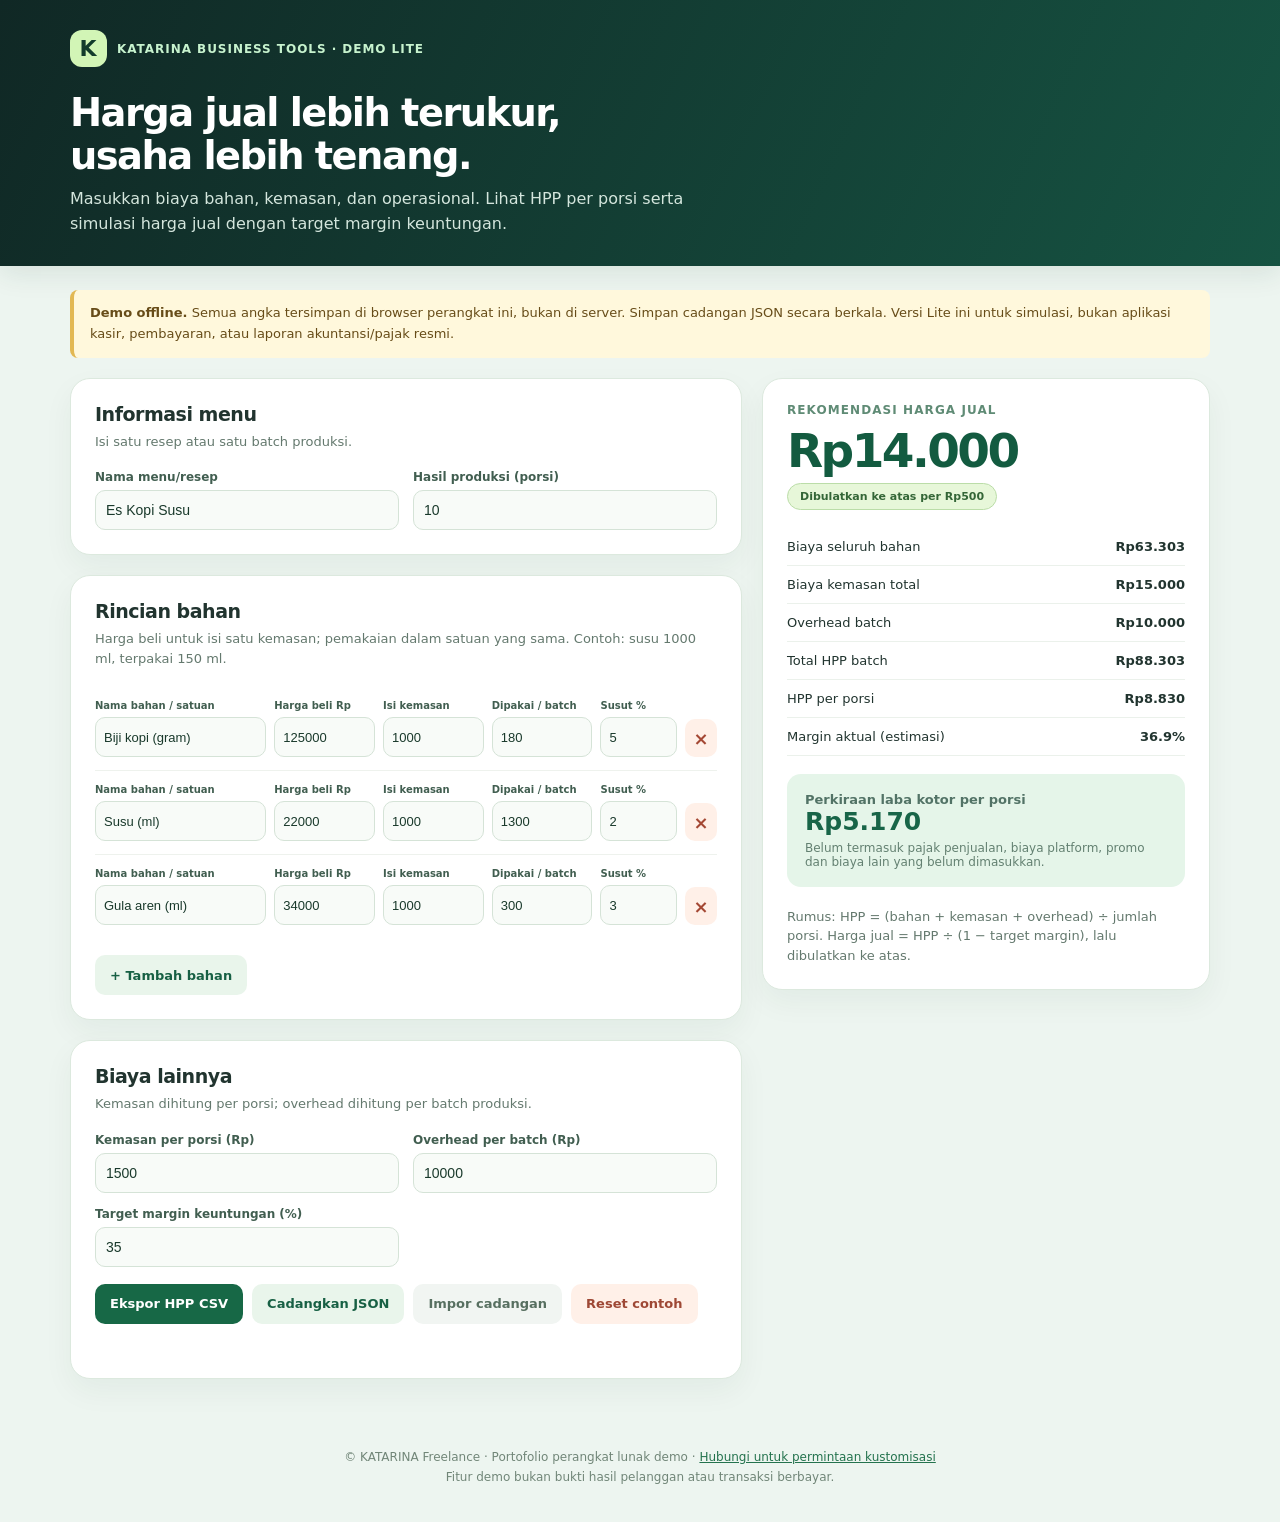
<file: products/hpp-studio-lite/index.html>
<!doctype html>
<html lang="id">
<head>
  <meta charset="utf-8">
  <meta name="viewport" content="width=device-width,initial-scale=1">
  <meta name="theme-color" content="#102825">
  <title>KATARINA HPP Studio Lite — Kalkulator Biaya Menu</title>
  <style>
    :root{font-family:Inter,ui-sans-serif,system-ui,-apple-system,Segoe UI,sans-serif;color:#21342f;background:#edf5f0}
    *{box-sizing:border-box}body{margin:0;min-width:300px}header{background:linear-gradient(115deg,#102825,#165342);color:white;padding:30px max(20px,calc((100vw - 1140px)/2));box-shadow:0 8px 26px #143f3019}
    .brand{display:flex;align-items:center;gap:10px;letter-spacing:.08em;font-size:12px;font-weight:800;color:#c7f3ce}.logo{display:grid;place-items:center;background:#d2f5b6;color:#123b2b;width:37px;height:37px;border-radius:12px;font-size:22px}
    h1{font-size:clamp(26px,3vw,42px);line-height:1.13;margin:24px 0 9px;letter-spacing:-.04em}header p{margin:0;max-width:680px;line-height:1.55;color:#d4e6dd}main{max-width:1180px;padding:24px 20px 48px;margin:auto}
    .note{background:#fff8dc;color:#674c18;border-left:4px solid #e2b853;border-radius:8px;padding:13px 16px;margin-bottom:20px;font-size:13px;line-height:1.6}.layout{display:grid;grid-template-columns:minmax(0,1.5fr) minmax(285px,1fr);gap:20px;align-items:start}
    .card{border:1px solid #dce9de;border-radius:20px;background:#fff;box-shadow:0 12px 30px #183c2a0d;padding:24px;margin-bottom:20px;min-width:0}h2{font-size:19px;letter-spacing:-.025em;margin:0 0 7px}h3{font-size:13px;margin:0;color:#527366;font-weight:650}.sub{font-size:13px;color:#64796e;line-height:1.5;margin:0 0 19px}
    label{font-size:12px;font-weight:700;color:#415e50;display:block;margin:0 0 6px}.field-row{display:grid;grid-template-columns:repeat(2,minmax(0,1fr));gap:14px}input{width:100%;background:#f8fbf8;border:1px solid #d5e3d7;border-radius:10px;min-height:40px;padding:10px;color:#19392b;font-size:14px}input:focus{outline:2px solid #73c28b;border-color:#3e975c}button{font:inherit;cursor:pointer;border:0;border-radius:10px;min-height:40px;font-weight:750;font-size:13px;padding:9px 15px;transition:transform .15s,background .15s}button:active{transform:scale(.98)}button:disabled{opacity:.35;cursor:not-allowed}button:focus-visible{outline:3px solid #8dcda7;outline-offset:2px}.primary{background:#176846;color:white}.primary:hover{background:#10563a}.secondary{background:#e9f5eb;color:#176044}.light{background:#f1f5f2;color:#576f60}.danger{background:#fff0e8;color:#9e4835}.buttons{display:flex;flex-wrap:wrap;gap:9px;margin-top:17px}
    .ingredient{display:grid;grid-template-columns:minmax(120px,1.7fr) repeat(3,minmax(83px,1fr)) minmax(68px,.76fr) 32px;gap:8px;align-items:end;padding:13px 0;border-bottom:1px solid #eef2ed}.ingredient:last-child{border-bottom:0}.ingredient label{font-size:10px}.ingredient input{padding:8px;font-size:13px}.remove{min-height:38px;padding:0;font-size:18px;background:#fff0e8;color:#a44834}
    .total-title{color:#5f8b75;font-size:12px;font-weight:750;letter-spacing:.09em;text-transform:uppercase}.big-money{font-size:clamp(33px,4vw,47px);font-weight:850;letter-spacing:-.055em;color:#135b40;margin:6px 0 5px;font-variant-numeric:tabular-nums;overflow-wrap:anywhere}
    .pill{display:inline-flex;align-items:center;background:#e7f7d9;border:1px solid #bbdda8;border-radius:30px;padding:6px 12px;color:#346637;font-size:11px;font-weight:800;margin-bottom:18px}
    .summary-row{display:flex;align-items:center;justify-content:space-between;gap:9px;padding:11px 0;border-bottom:1px solid #ebf1eb;font-size:13px}.summary-row strong{font-variant-numeric:tabular-nums}.summary-row:last-of-type{border:0}.profit{margin-top:18px;background:#e5f5e9;border-radius:14px;padding:18px}.profit p{color:#638071;font-size:12px;margin:5px 0 0}.profit .value{font-size:25px;color:#186548;font-weight:850}
    footer{font-size:12px;color:#718678;text-align:center;line-height:1.7;padding:0 15px 34px}footer a{color:#24734e}#status{font-size:12px;min-height:18px;color:#165d40;margin-top:12px}#importFile{display:none}
    @media(max-width:900px){.layout{grid-template-columns:1fr}.ingredient{grid-template-columns:repeat(2,minmax(0,1fr)) 35px;gap:8px}.ingredient .wide{grid-column:1 / -1}.ingredient .remove{grid-column:3;grid-row:2}.ingredient .last{grid-column:1}.ingredient .fourth{grid-column:2}.ingredient .last label{white-space:nowrap}}
    @media(max-width:520px){header{padding:25px 18px}.card{padding:17px;border-radius:16px}main{padding:18px 13px}.field-row{grid-template-columns:1fr}.ingredient{grid-template-columns:repeat(2,minmax(0,1fr)) 35px}.ingredient .remove{grid-row:3}.ingredient .last{grid-column:1;grid-row:3}.ingredient .fourth{grid-column:2;grid-row:3}}
  </style>
</head>
<body>
<header><div class="brand"><span class="logo">K</span> KATARINA BUSINESS TOOLS · DEMO LITE</div><h1>Harga jual lebih terukur,<br>usaha lebih tenang.</h1><p>Masukkan biaya bahan, kemasan, dan operasional. Lihat HPP per porsi serta simulasi harga jual dengan target margin keuntungan.</p></header>
<main>
<div class="note"><strong>Demo offline.</strong> Semua angka tersimpan di browser perangkat ini, bukan di server. Simpan cadangan JSON secara berkala. Versi Lite ini untuk simulasi, bukan aplikasi kasir, pembayaran, atau laporan akuntansi/pajak resmi.</div>
<div class="layout">
  <section>
    <div class="card"><h2>Informasi menu</h2><p class="sub">Isi satu resep atau satu batch produksi.</p><div class="field-row"><div><label for="menu">Nama menu/resep</label><input id="menu" value="Es Kopi Susu" maxlength="80"></div><div><label for="portions">Hasil produksi (porsi)</label><input id="portions" type="number" value="10" min="1" step="1"></div></div></div>
    <div class="card"><h2>Rincian bahan</h2><p class="sub">Harga beli untuk isi satu kemasan; pemakaian dalam satuan yang sama. Contoh: susu 1000 ml, terpakai 150 ml.</p><div id="ingredients"></div><div class="buttons"><button type="button" class="secondary" id="add">+ Tambah bahan</button></div></div>
    <div class="card"><h2>Biaya lainnya</h2><p class="sub">Kemasan dihitung per porsi; overhead dihitung per batch produksi.</p><div class="field-row"><div><label for="packaging">Kemasan per porsi (Rp)</label><input type="number" min="0" id="packaging" value="1500"></div><div><label for="overhead">Overhead per batch (Rp)</label><input type="number" min="0" id="overhead" value="10000"></div><div><label for="margin">Target margin keuntungan (%)</label><input type="number" min="0" max="99" id="margin" value="35"></div></div><div class="buttons"><button id="exportCsv" class="primary">Ekspor HPP CSV</button><button id="backup" class="secondary">Cadangkan JSON</button><button id="restore" class="light">Impor cadangan</button><button id="reset" class="danger">Reset contoh</button><input id="importFile" type="file" accept="application/json,.json"></div><div id="status" role="status" aria-live="polite"></div></div>
  </section>
  <aside class="card"><p id="validation" role="alert" style="background:#fff0e8;border-left:4px solid #c45c3b;padding:12px;color:#873c26;font-size:13px;line-height:1.5" hidden></p><div class="total-title">Rekomendasi harga jual</div><div class="big-money" id="price">Rp0</div><div class="pill">Dibulatkan ke atas per Rp500</div><div class="summary-row"><span>Biaya seluruh bahan</span><strong id="ingredientCost">—</strong></div><div class="summary-row"><span>Biaya kemasan total</span><strong id="packagingCost">—</strong></div><div class="summary-row"><span>Overhead batch</span><strong id="overheadCost">—</strong></div><div class="summary-row"><span>Total HPP batch</span><strong id="totalCost">—</strong></div><div class="summary-row"><span>HPP per porsi</span><strong id="perPortion">—</strong></div><div class="summary-row"><span>Margin aktual (estimasi)</span><strong id="actualMargin">—</strong></div><div class="profit"><h3>Perkiraan laba kotor per porsi</h3><div class="value" id="profit">Rp0</div><p>Belum termasuk pajak penjualan, biaya platform, promo dan biaya lain yang belum dimasukkan.</p></div><p class="sub" style="margin-top:20px;margin-bottom:0">Rumus: HPP = (bahan + kemasan + overhead) ÷ jumlah porsi. Harga jual = HPP ÷ (1 − target margin), lalu dibulatkan ke atas.</p></aside>
</div>
</main>
<footer>© KATARINA Freelance · Portofolio perangkat lunak demo · <a href="mailto:alfaaulia8@gmail.com?subject=Demo%20HPP%20Studio">Hubungi untuk permintaan kustomisasi</a><br>Fitur demo bukan bukti hasil pelanggan atau transaksi berbayar.</footer>
<script src="calc.js"></script><script src="app.js"></script>
</body></html>
</file>
